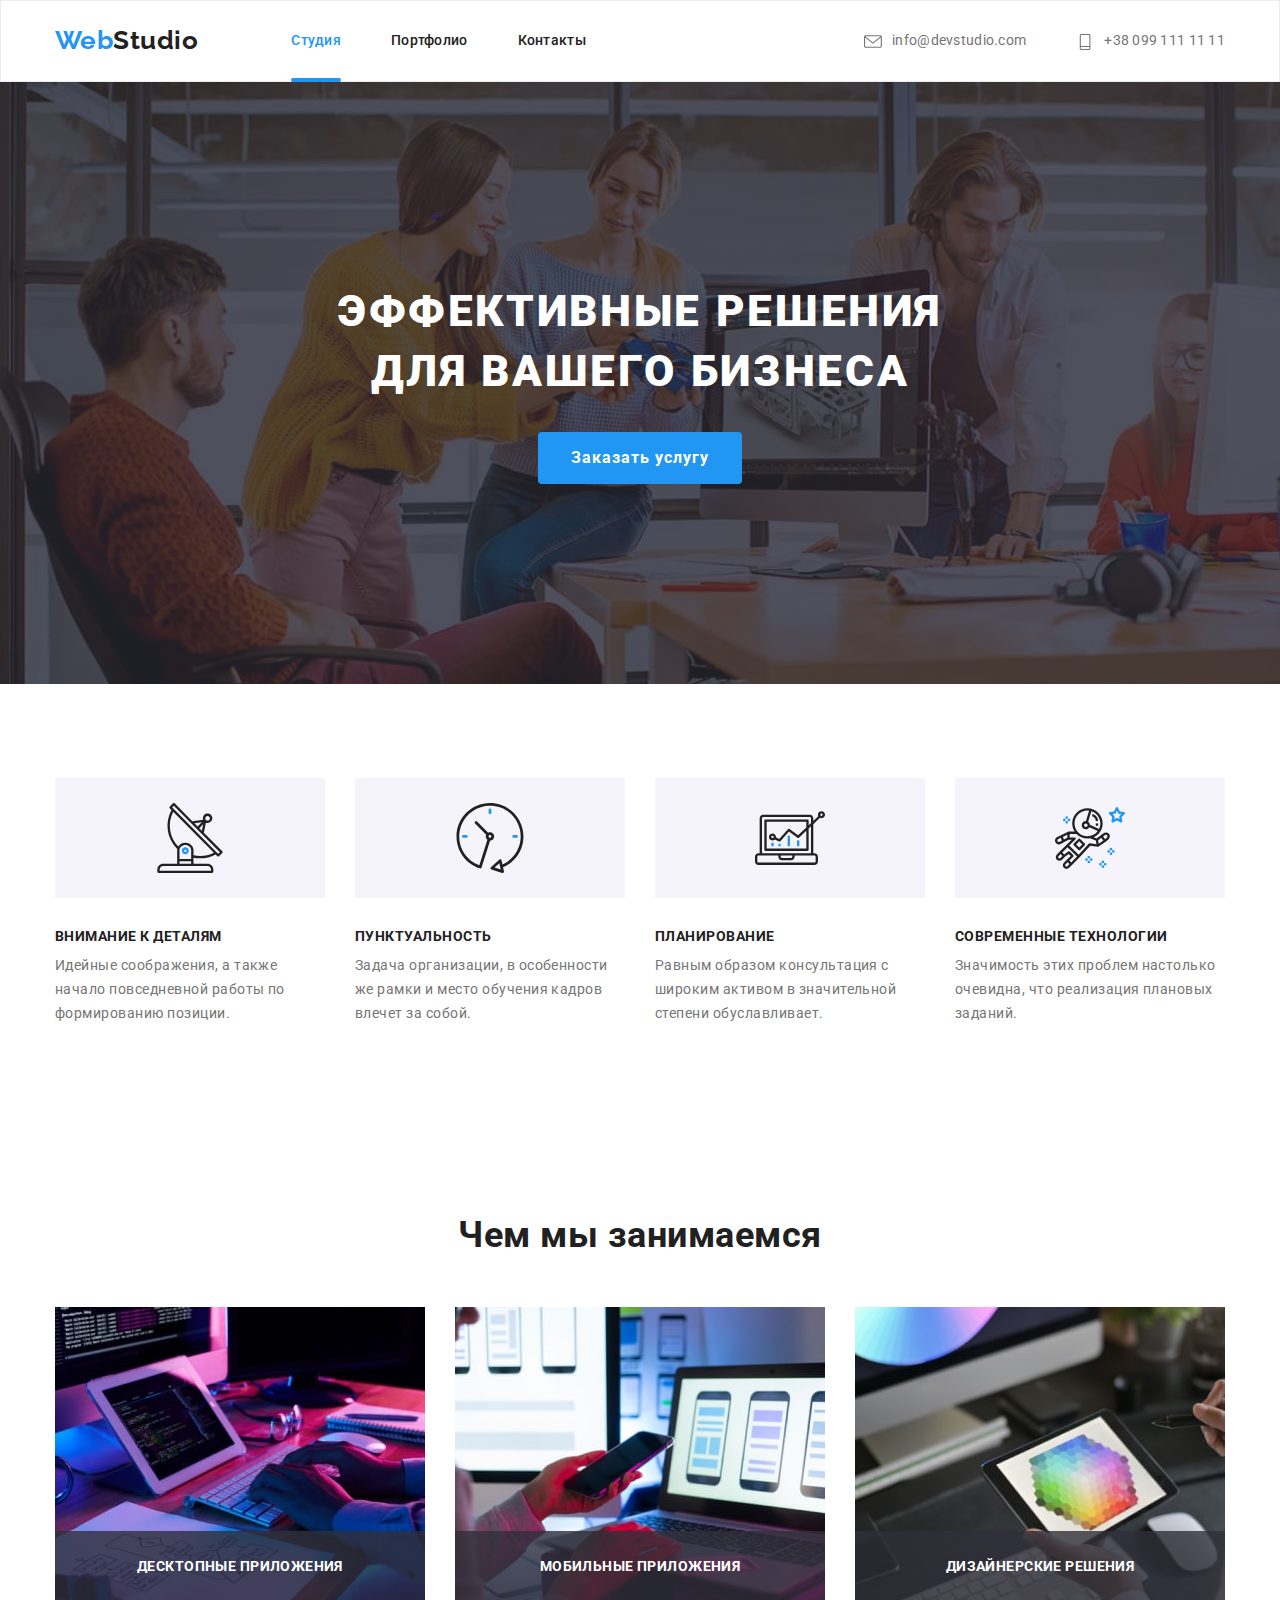
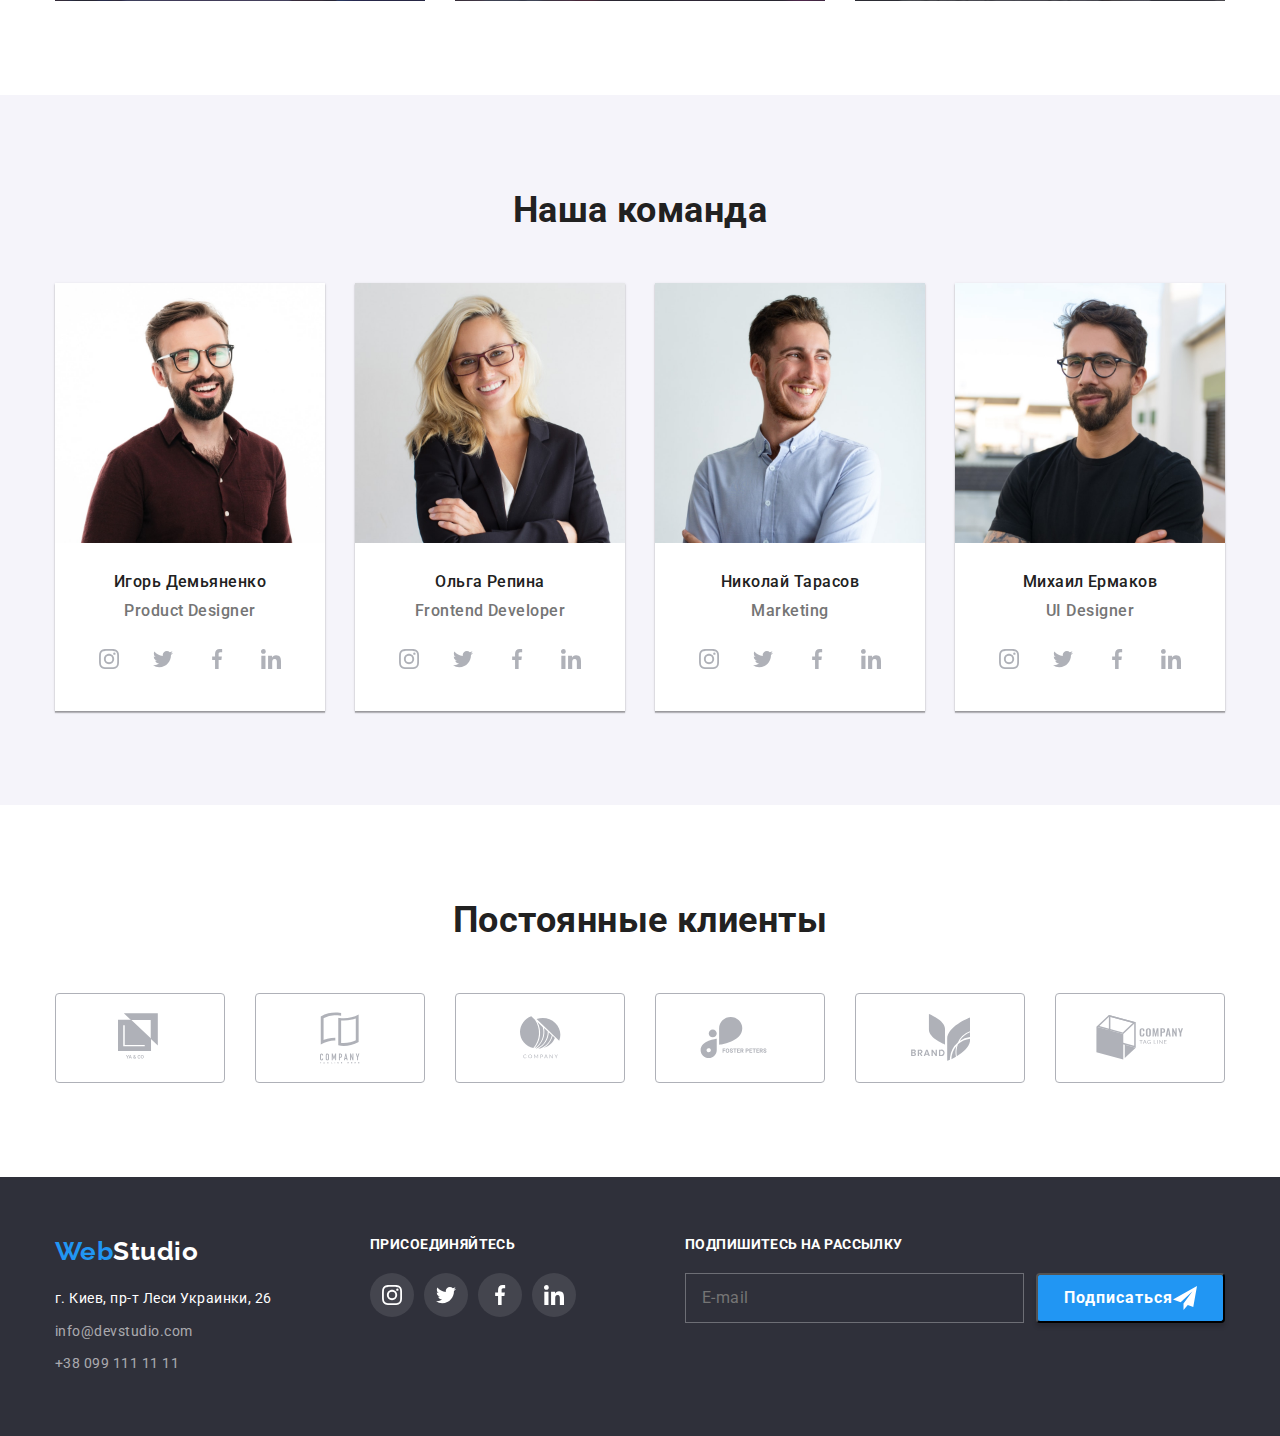
<file: index.html>
<!DOCTYPE html>
<html lang="ru">
  <head>
    <meta name="viewport" content="width=device-width, initial-scale=1.0" />
    <meta charset="UTF-8" />
    <title>Document</title>
    <link href="https://fonts.googleapis.com/css2?family=Raleway:wght@700&family=Roboto:wght@400;500;700;900&display=swap" rel="stylesheet">
    <link rel="stylesheet" href="https://cdnjs.cloudflare.com/ajax/libs/modern-normalize/1.0.0/modern-normalize.min.css">
    <link rel="stylesheet" href="./css/main.min.css">
</head>
   <body>
        <!-- Шапка сайта-->
        <header>
            <div class="container header-container">
            <nav >
            <a href="./index.html" class="logo"><span class="logo-word">Web</span>Studio</a>
            <ul class="site-nav">
                <li> <a href="./index.html" class="link current">Студия</a> </li>
                <li> <a href="./portfolio.html">Портфолио</a> </li>
                <li> <a href="">Контакты</a> </li>
            </ul>
            </nav>
            <address class="header-address-section">
            <ul class="header-site-address">
                <li class="header-site-address-item"> <a href="mailto:info@devstudio.com"> <svg class="header-site-address-svg">
                <use href="./img/sprite.svg#icon-envelope"></use>
                </svg>info@devstudio.com</a>
                </li>
                <li class="header-site-address-item"> <a href="tel:+380991111111"> <svg class="header-site-address-svg">
                    <use href="./img/sprite.svg#icon-phone"></use>
                    </svg>+38 099 111 11 11</a>
                </li> 
            </ul>
            </address>
        </div>
        </header>  
    <main>      
        <!--Герой-->
            <section class="hero">
            <div class="hero-title-button" data-modal-open>
                <h1 class="hero-title">Эффективные решения для вашего бизнеса</h1>
                <button class="button-hero button" type="button">Заказать услугу</button>
            </div>
            </section> 
        <!--Преимущества-->
        <section class="advant padding">
            <div class="container">
                <h2 class="section-title visually-hidden">Наши преимущества</h2>
                <ul class="list-details">
                    <li class="list-details-item satelit">
                        <p class="item-title">Внимание к деталям</p>
                        <p class="item-details">
                            Идейные соображения, а также начало повседневной работы по формированию позиции.
                        </p>
                    </li>
                    <li class="list-details-item clock">
                        <p class="item-title">Пунктуальность</p>
                        <p class="item-details">
                            Задача организации, в особенности же рамки и место обучения кадров влечет за собой.
                        </p>
                    </li>
                    <li class="list-details-item comp">
                        <p class="item-title"> Планирование</p>
                        <p class="item-details">
                            Равным образом консультация с широким активом в значительной степени обуславливает.
                        </p>
                    </li>
                    <li class="list-details-item astronaut">
                        <p class="item-title">Современные технологии</p>
                        <p class="item-details">
                            Значимость этих проблем настолько очевидна, что реализация плановых заданий.
                        </p>
                    </li>
                </ul> 
            </div>    
        </section>  
        <!--Чем мы занимаемся-->
        <section class="todo padding">
            <div class="container">
                <h2 class="section-title">Чем мы занимаемся</h2>
                <ul class="todo-section-list">
                    <li class="todo-list-item">
                        <img src="./img/comp.jpg" alt="ноутбук" width="370" height="294" >
                        <p class="todo-description">десктопные приложения</p>
                        </li>
                    <li class="todo-list-item">
                        <img src="./img/phone.jpg" alt="мобильный телефон" width="370" height="294" >
                        <p class="todo-description">мобильные приложения</p>
                        </li>
                    <li class="todo-list-item">
                        <img src="./img/nout.jpg" alt="компьютерный монитор" width="370" height="294" >
                        <p class="todo-description">дизайнерские решения</p>
                        </li>
                </ul>
            </div>
        </section> 
        <!--Наша команда-->
        <section class="team padding">
            <div class="container">
            <h2 class="section-title">Наша команда</h2>
            <ul class="section-team-list">
                <!--Игорь Демьяненко-->
                <li>
                    <img src="./img/igor.jpg" alt="Фото Игоря" width="270" height="260">
                  <div class="team-detail">
                    <h3 class="name">Игорь Демьяненко</h3> 
                    <p class="todo-profession-name">Product Designer</p> 
                    <ul class="social-links-list">
                        <li class="social-item">
                            <a class="social-link" href=""><svg class="social-item-svg"><use href="./img/sprite.svg#icon-instagram"></use></svg></a>
                        </li>
                        <li class="social-item">
                            <a class="social-link" href=""><svg class="social-item-svg"><use href="./img/sprite.svg#icon-twitter"></use></svg></a>
                        </li>
                        <li class="social-item">
                            <a class="social-link" href=""><svg class="social-item-svg"><use href="./img/sprite.svg#icon-facebook"></use></svg></a>
                        </li>
                        <li class="social-item">
                            <a class="social-link" href=""><svg class="social-item-svg"><use href="./img/sprite.svg#icon-linkedin"></use></svg></a>
                        </li>
                    </ul>
                  </div>
                </li>   
                <!--Ольга Репина-->
                <li>
                    <img src="./img/olha.jpg" alt="Фото Ольги" width="270" height="260">
                  <div class="team-detail">
                    <h3 class="name">Ольга Репина</h3> 
                    <p class="todo-profession-name">Frontend Developer</p>
                    <ul class="social-links-list">
                        <li class="social-item">
                            <a class="social-link" href=""><svg class="social-item-svg"><use href="./img/sprite.svg#icon-instagram"></use></svg></a>
                        </li>
                        <li class="social-item">
                            <a class="social-link" href=""><svg class="social-item-svg"><use href="./img/sprite.svg#icon-twitter"></use></svg></a>
                        </li>
                        <li class="social-item">
                            <a class="social-link" href=""><svg class="social-item-svg"><use href="./img/sprite.svg#icon-facebook"></use></svg></a>
                        </li>
                        <li class="social-item">
                            <a class="social-link" href=""><svg class="social-item-svg"><use href="./img/sprite.svg#icon-linkedin"></use></svg></a>
                        </li>
                    </ul> 
                  </div>
                </li>
                <!--Николай Тарасов-->
                <li>
                    <img src="./img/nick.jpg" alt="Фото Николая" width="270" height="260">
                  <div class="team-detail">
                    <h3 class="name">Николай Тарасов</h3> 
                    <p class="todo-profession-name">Marketing</p>
                    <ul class="social-links-list">
                        <li class="social-item">
                            <a class="social-link" href=""><svg class="social-item-svg"><use href="./img/sprite.svg#icon-instagram"></use></svg></a>
                        </li>
                        <li class="social-item">
                            <a class="social-link" href=""><svg class="social-item-svg"><use href="./img/sprite.svg#icon-twitter"></use></svg></a>
                        </li>
                        <li class="social-item">
                            <a class="social-link" href=""><svg class="social-item-svg"><use href="./img/sprite.svg#icon-facebook"></use></svg></a>
                        </li>
                        <li class="social-item">
                            <a class="social-link" href=""><svg class="social-item-svg"><use href="./img/sprite.svg#icon-linkedin"></use></svg></a>
                        </li>
                    </ul> 
                  </div>
                </li>
                <!--Михаил Ермаков-->
                <li>
                    <img src="./img/mikha.jpg" alt="Фото Михаила" width="270" height="260">
                  <div class="team-detail">
                    <h3 class="name">Михаил Ермаков</h3> 
                    <p class="todo-profession-name">UI Designer</p>
                    <ul class="social-links-list">
                        <li class="social-item">
                            <a class="social-link" href=""><svg class="social-item-svg"><use href="./img/sprite.svg#icon-instagram"></use></svg></a>
                        </li>
                        <li class="social-item">
                            <a class="social-link" href=""><svg class="social-item-svg"><use href="./img/sprite.svg#icon-twitter"></use></svg></a>
                        </li>
                        <li class="social-item">
                            <a class="social-link" href=""><svg class="social-item-svg"><use href="./img/sprite.svg#icon-facebook"></use></svg></a>
                        </li>
                        <li class="social-item">
                            <a class="social-link" href=""><svg class="social-item-svg"><use href="./img/sprite.svg#icon-linkedin"></use></svg></a>
                        </li>
                    </ul> 
                  </div>
                </li>
            </ul>
        </div>
        </section>
    <!--Постоянные клиенты-->   
    <section class="clients padding">
        <div class="container">
        <h2 class="section-title">Постоянные клиенты</h2>
        <ul class="clients-list">
        <li class="clients-item" >
            <a class="clients-link" href=""><svg height="49" width="44" class="clients-svg">
                <use href="./img/sprite.svg#icon-logo1"></use>
                </svg></a>
        </li>
        <li class="clients-item">
            <a class="clients-link" href=""><svg height="52" width="40" class="clients-svg-svg">
                <use href="./img/sprite.svg#icon-logo2"></use>
                </svg></a>
        </li>
        <li class="clients-item">
            <a class="clients-link" href=""><svg height="43" width="41" class="clients-svg-svg">
                <use href="./img/sprite.svg#icon-logo3"></use>
                </svg></a>
        </li>
        <li class="clients-item">
            <a class="clients-link" href=""><svg height="42" width="80" class="sclients-svg-svg">
                <use href="./img/sprite.svg#icon-logo4"></use>
                </svg></a>
        </li>
        <li class="clients-item">
            <a class="clients-link" href=""><svg height="47" width="59" class="clients-svg-svg">
                <use href="./img/sprite.svg#icon-logo5"></use>
                </svg></a>
        </li>
        <li class="clients-item">
            <a class="clients-link" href=""><svg height="45" width="88" class="clients-svg-svg">
                <use href="./img/sprite.svg#icon-logo6"></use>
                </svg></a>
        </li>
        </ul>
        </div>
    </section> 
    </main>
    <!--Футер-->
    <footer>
        <!--Контакты--> 
        <div class="container footer">
        <section class="footer-item">
            <a href="./index.html" class="logo-footer"><span class="logo-word">Web</span>Studio</a>
            <address>
                <ul>
                    <li> <a class="post-adres" href="https://goo.gl/maps/D4XhYS7F7ok1xjH3A"> г. Киев, пр-т Леси Украинки, 26</a>
                      
                    </li>
                    <li> <a class="contact-us" href="mailto:info@devstudio.com">info@devstudio.com</a>

                    </li>
                    <li > <a class="contact-us" href="tel:+380991111111">+38 099 111 11 11</a>
                    </li>
                </ul>
            </address>
        </section>
           <!--Присоединяйтесь-->
        <section class="footer-item">
            <h2 class="footer-link-title">Присоединяйтесь</h2>
            <ul class="social-links-list">
                <li class="social-item">
                    <a class="social-link" href=""><svg class="social-item-svg"><use href="./img/sprite.svg#icon-instagram"></use></svg></a>
                </li>
                <li class="social-item">
                    <a class="social-link" href=""><svg class="social-item-svg"><use href="./img/sprite.svg#icon-twitter"></use></svg></a>
                </li>
                <li class="social-item">
                    <a class="social-link" href=""><svg class="social-item-svg"><use href="./img/sprite.svg#icon-facebook"></use></svg></a>
                </li>
                <li class="social-item">
                    <a class="social-link" href=""><svg class="social-item-svg"><use href="./img/sprite.svg#icon-linkedin"></use></svg></a>
                </li>
            </ul>
        </section>
        <!-- Подписывайтесь -->
        <section class="footer-item sign">
            <h2 class="footer-link-title">Подпишитесь на рассылку</h2>  
            <form action="" class="footer-sign-form">
                <input type="email" class="sign-form-input" name="mail" placeholder="E-mail">
                <button type="submit" class="sign-button"> Подписаться <svg class="send-item-svg" height="24" width="24" ><use href="./img/sprite.svg#icon-send"></use></svg></button>
            </form>
        </section>
    </div>
    </footer>
    <div class="backdrop is-hidden" data-modal>
    <div class="modal">
        <button class="close" data-modal-close>
        <svg class="cross">
            <use href="./img/sprite.svg#icon-close"></use>
        </svg>
        </button>
        <form class="form" action="">
            <h3 class="form-title">Оставьте свои данные, мы вам перезвоним</h3>
            <div class="form-field">
                <label for="name" class="form-lable">Имя</label>
            <div class="input-svg">
                <input type="text" class="form-input" name="name" id="name"> 
                <svg class="form-item-svg" height="12" width="12" ><use href="./img/sprite.svg#modalname"></use></svg>
            </div>
            </div>
            <div class="form-field">
                <label for="tel" class="form-lable">Телефон</label>
                <div class="input-svg">
                <input type="tel" class="form-input" name="tel" id="tel">
                <svg class="form-item-svg" height="12" width="12" ><use href="./img/sprite.svg#modaltel"></use></svg>
            </div>
            </div>
            <div class="form-field">
                <label for="mail" class="form-lable">Почта</label>
            <div class="input-svg">
                <input type="email" class="form-input" name="mail" id="mail">
                <svg class="form-item-svg" height="12" width="12" ><use href="./img/sprite.svg#modalmeil"></use></svg>
            </div>
            </div>
            <div class="form-field">
                <label for="coment" class="form-lable">Комментарий</label>
                <textarea name="coment" id="coment" class="coment-input" placeholder="Введите текст"></textarea>
            </div>
            <input type="checkbox" name="agreement" id="agreement" value="agreement" class="chackbox visually-hidden">
            <label for="agreement" class="agreement-text">Соглашаюсь с рассылкой и принимаю <a class="contract" href="">Условия договора</a> </label>
            <button type="submit" class="submit-button">Отправить</button>
        </form>
    </div>
    </div>
    <script src="./js/modal.js"></script>        
    </body> 
  </html>
</file>
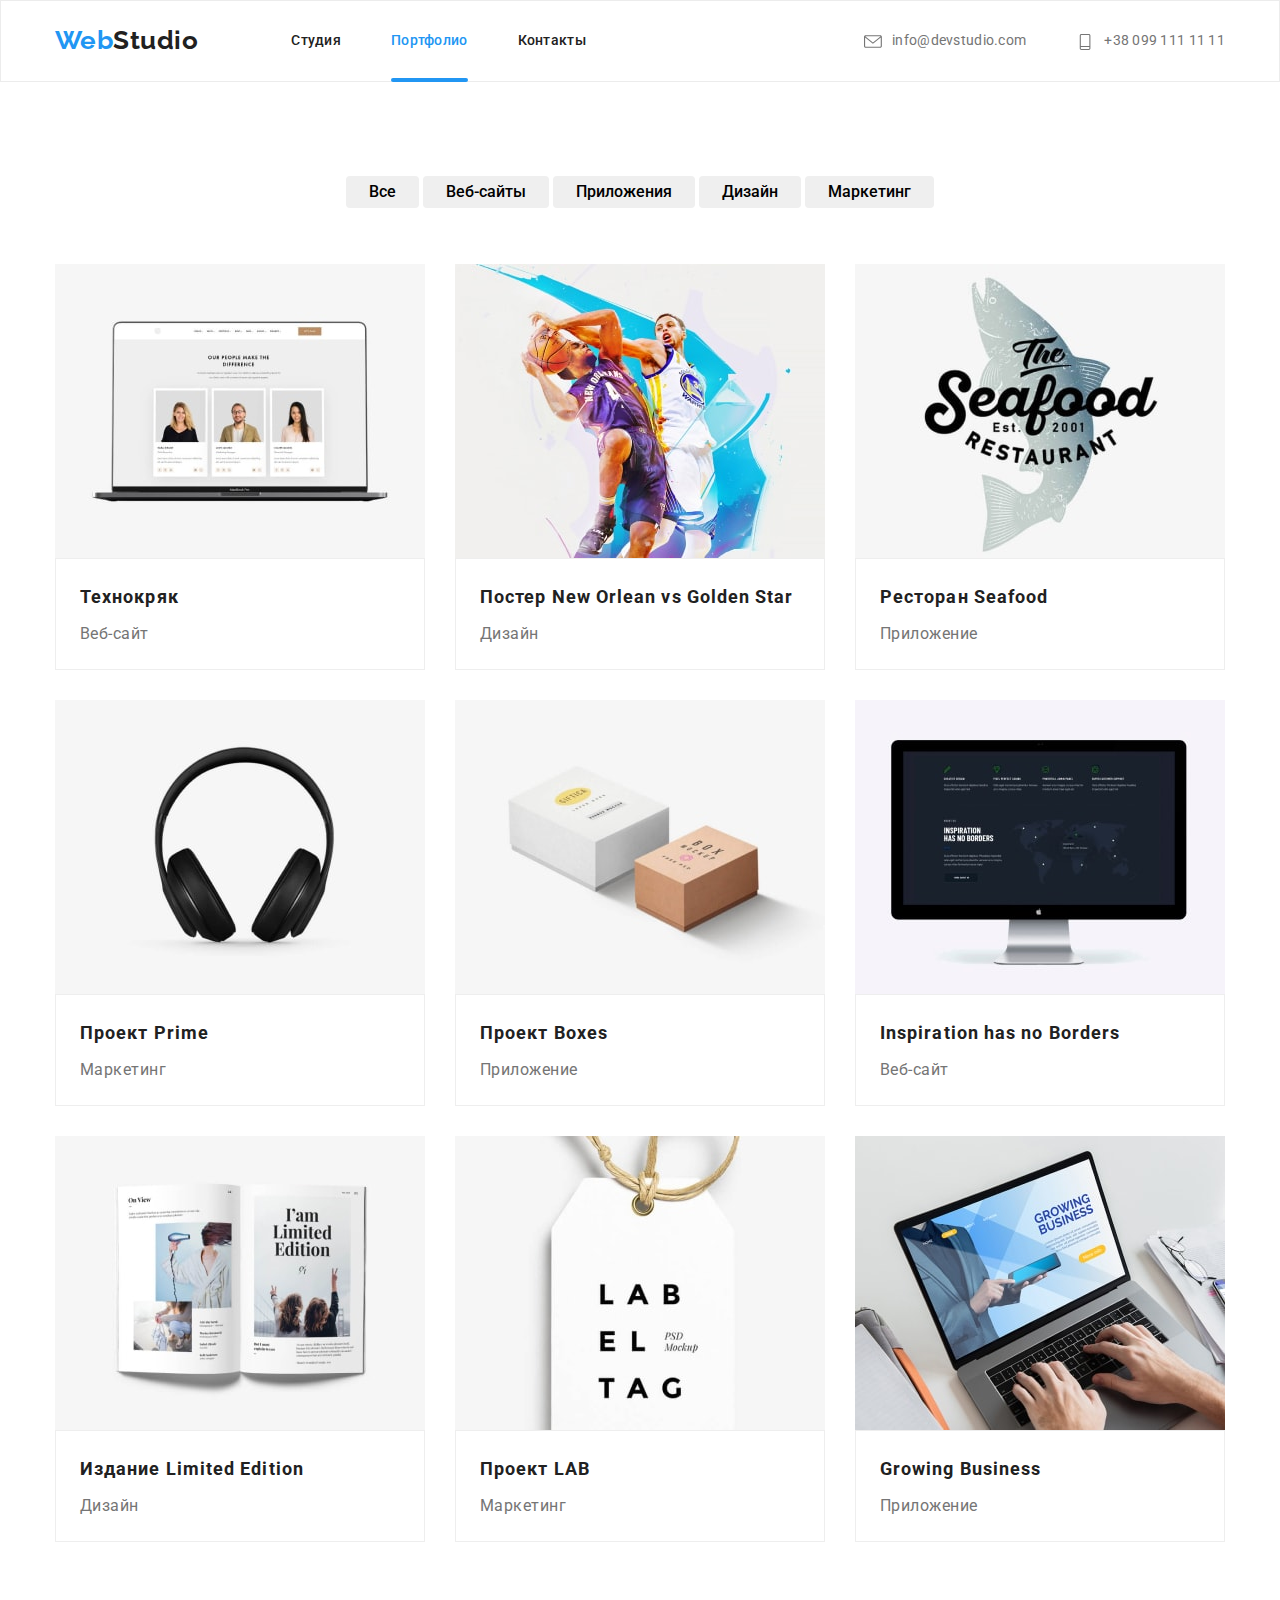
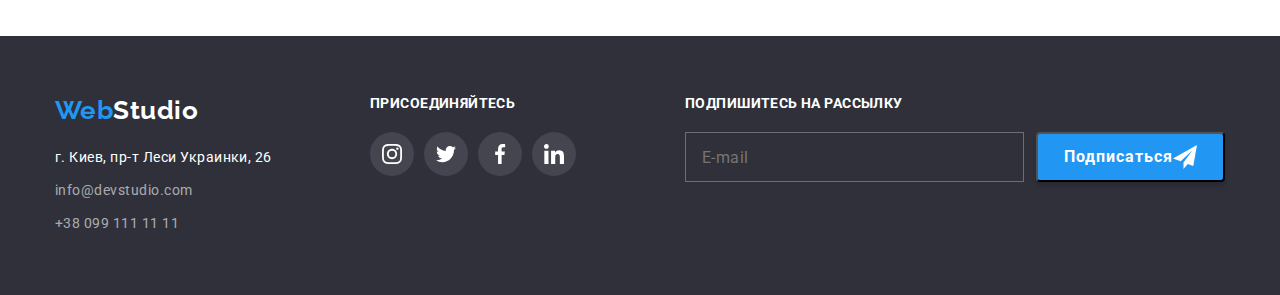
<file: portfolio.html>
<!DOCTYPE html>
<html lang="ru">
<head>
    <meta charset="UTF-8">
    <meta name="viewport" content="width=device-width, initial-scale=1.0">
    <title>Portfolio</title>
    <link href="https://fonts.googleapis.com/css2?family=Raleway:wght@700&family=Roboto:wght@400;500;700;900&display=swap" rel="stylesheet">
    <link rel="stylesheet" href="https://cdnjs.cloudflare.com/ajax/libs/modern-normalize/1.0.0/modern-normalize.min.css">
    <link rel="stylesheet" href="./css/portfolio.min.css">
</head>
<body>
    <!-- Шапка сайта-->
    <header>
        <div class="container header-container">
        <nav>
        <a href="./index.html" class="logo"><span class="logo-word">Web</span>Studio</a>
        <ul class="site-nav">
            <li> <a href="./index.html">Студия</a> </li>
            <li> <a href="./portfolio.html" class="link current">Портфолио</a> </li>
            <li> <a href="">Контакты</a> </li>
        </ul>
        </nav>
        <address class="header-address-section">
        <ul class="header-site-address">
          <li class="header-site-address-item"> <a href="mailto:info@devstudio.com"> <svg class="header-site-address-svg">
            <use href="./img/sprite.svg#icon-envelope"></use>
            </svg>info@devstudio.com</a>
            </li>
            <li class="header-site-address-item"> <a href="tel:+380991111111"> <svg class="header-site-address-svg">
                <use href="./img/sprite.svg#icon-phone"></use>
                </svg>+38 099 111 11 11</a>
            </li> 
        </ul>
        </address>
    </div>
    </header>  
<main>
    <!--Типы проектов-->
    <section class="example padding">
        <div class="container">
        <h1 class="visually-hidden">Примеры работ</h1>
        <ul class="button-list">
            <li><button class="button" type="button">Все</button></li>
            <li><button class="button" type="button">Веб-сайты</button></li>
            <li><button class="button" type="button">Приложения</button></li>
            <li><button class="button" type="button">Дизайн</button></li>
            <li><button class="button" type="button">Маркетинг</button></li>
        </ul>
        <ul class="exampel-list">
            <!--Технокряк-->
            <li> <a href="">
              <div class="lists">
                <img src="./img/img1.jpg" alt="Страничка из соц сетей" width="370">
                <p class="overlay">Технокряк это современная площадка распространения коронавируса. Компании используют эту платформу для цифрового шпионажа и атак на защищённые сервера конкурентов.</p>
              </div>
                <div class="card-description">
                <h2 class="example-title">Технокряк</h2>
                <p class="example-type">Веб-сайт</p>
              </div>
               </a>
            </li>
            <!--Постер-->
            <li> <a href="">
              <div class="lists">
                <img src="./img/img2.jpg" alt="Баскетболисты" width="370">
                <p class="overlay">Технокряк это современная площадка распространения коронавируса. Компании используют эту платформу для цифрового шпионажа и атак на защищённые сервера конкурентов.</p>
              </div>
              <div class="card-description">
                <h2 class="example-title">Постер New Orlean vs Golden Star</h2>
                <p class="example-type">Дизайн</p> 
              </div> 
            </a>
            </li>
            <!--Ресторан-->
            <li> <a href="">
              <div class="lists">
                <img src="./img/img3.jpg" alt="Логтип ресторана" width="370">
                <p class="overlay">Технокряк это современная площадка распространения коронавируса. Компании используют эту платформу для цифрового шпионажа и атак на защищённые сервера конкурентов.</p>
              </div>
              <div class="card-description">
                <h2 class="example-title">Ресторан Seafood</h2>
                <p class="example-type">Приложение</p> 
              </div>
            </a>
            </li>
            <!--Прайм-->
            <li> <a href="">
              <div class="lists">
                <img src="./img/img4.jpg" alt="Наушники" width="370">
                <p class="overlay">Технокряк это современная площадка распространения коронавируса. Компании используют эту платформу для цифрового шпионажа и атак на защищённые сервера конкурентов.</p>    
              </div>
              <div class="card-description"> 
                <h2 class="example-title">Проект Prime</h2>
                <p class="example-type">Маркетинг</p> 
              </div>
            </a>
            </li>
            <!--Коробки-->
            <li> <a href="">
              <div class="lists">
                <img src="./img/img5.jpg" alt="Две коробки" width="370">
                <p class="overlay">Технокряк это современная площадка распространения коронавируса. Компании используют эту платформу для цифрового шпионажа и атак на защищённые сервера конкурентов.</p>
              </div>
              <div class="card-description">
                <h2 class="example-title">Проект Boxes</h2>
                <p class="example-type">Приложение</p> 
              </div>
            </a>
            </li>
            <!--Вдохновение-->
            <li> <a href="">
              <div class="lists">
                <img src="./img/img6.jpg" alt="Монитор" width="370">
                <p class="overlay">Технокряк это современная площадка распространения коронавируса. Компании используют эту платформу для цифрового шпионажа и атак на защищённые сервера конкурентов.</p>
              </div>
              <div class="card-description">
                <h2 class="example-title">Inspiration has no Borders</h2>
                <p class="example-type">Веб-сайт</p> 
              </div>
            </a>
            </li>
            <!--Издание-->
            <li> <a href="">
              <div class="lists">
                <img src="./img/img7.jpg" alt="Открытый журнал" width="370">
                <p class="overlay">Технокряк это современная площадка распространения коронавируса. Компании используют эту платформу для цифрового шпионажа и атак на защищённые сервера конкурентов.</p>
              </div>
              <div class="card-description">
                <h2 class="example-title">Издание Limited Edition</h2>
                <p class="example-type">Дизайн</p> 
              </div>
            </a>
            </li>
            <!--Лаб-->
            <li> <a href="">
              <div class="lists">
                <img src="./img/img8.jpg" alt="Бирка" width="370">
                <p class="overlay">Технокряк это современная площадка распространения коронавируса. Компании используют эту платформу для цифрового шпионажа и атак на защищённые сервера конкурентов.</p>
              </div>
              <div class="card-description">
                <h2 class="example-title">Проект LAB</h2>
                <p class="example-type">Маркетинг</p> 
              </div>
            </a>
            </li>
            <!--Бизнес-->
            <li> <a href="">
              <div class="lists">
                <img src="./img/img9.jpg" alt="Ноутбук" width="370">
                <p class="overlay">Технокряк это современная площадка распространения коронавируса. Компании используют эту платформу для цифрового шпионажа и атак на защищённые сервера конкурентов.</p>
              </div>
              <div class="card-description">
                <h2 class="example-title">Growing Business</h2>
                <p class="example-type">Приложение</p> 
              </div> </a>
            </li>
        </ul>
    </div>
    </section>
</main>
   <!--Футер-->
   <footer>
    <!--Контакты--> 
    <div class="container footer">
    <section class="footer-item">
        <a href="./index.html" class="logo-footer"><span class="logo-word">Web</span>Studio</a>
            <address>
            <ul>
                <li> <a class="post-adres" href="https://goo.gl/maps/D4XhYS7F7ok1xjH3A"> г. Киев, пр-т Леси Украинки, 26</a>
                  
                </li>
                <li> <a class="contact-us" href="mailto:info@devstudio.com">info@devstudio.com</a>

                </li>
                <li > <a class="contact-us" href="tel:+380991111111">+38 099 111 11 11</a>
                </li>
            </ul>
        </address>
    </section>
      <!--Присоединяйтесь-->
      <section class="footer-item">
        <h2 class="footer-link-title">Присоединяйтесь</h2>
        <ul class="social-links-list">
            <li class="social-item">
                <a class="social-link" href=""><svg class="social-item-svg"><use href="./img/sprite.svg#icon-instagram"></use></svg></a>
            </li>
            <li class="social-item">
                <a class="social-link" href=""><svg class="social-item-svg"><use href="./img/sprite.svg#icon-twitter"></use></svg></a>
            </li>
            <li class="social-item">
                <a class="social-link" href=""><svg class="social-item-svg"><use href="./img/sprite.svg#icon-facebook"></use></svg></a>
            </li>
            <li class="social-item">
                <a class="social-link" href=""><svg class="social-item-svg"><use href="./img/sprite.svg#icon-linkedin"></use></svg></a>
            </li>
        </ul>
    </section>
    <!-- Подписывайтесь -->
    <section class="footer-item sign">
      <h2 class="footer-link-title">Подпишитесь на рассылку</h2>  
      <form action="" class="footer-sign-form">
          <input type="email" class="sign-form-input" name="mail" placeholder="E-mail">
          <button type="submit" class="sign-button">Подписаться <svg class="send-item-svg" height="24" width="24" ><use href="./img/sprite.svg#icon-send"></use></svg></button>
      </form>
  </section>
</div>
</footer>
    
</body>
</html>
</file>
<file: css/main.min.css>
*,*::before,*::after{margin:0;padding:0}img{display:block}body{margin:0;background-color:#FFFFFF;color:#757575;font-family:'Roboto', sans-serif;letter-spacing:0.03em}ul{list-style:none;padding:0;margin:0}a{color:#212121;text-decoration:none;transition:all 250ms linear}a:hover,a:focus{color:#2196F3}.button{font-family:'Roboto', sans-serif;font-size:16px;font-weight:500;text-align:center;border-radius:4px;padding:6px 22px;min-width:73px;border:1px solid transparent;cursor:pointer;font-weight:500;transition:all 250ms cubic-bezier(0.4, 0, 0.2, 1)}.button:hover,.button:focus{color:#fff;background-color:#2196F3}h3{font-weight:700;font-size:14px;line-height:1.14;text-transform:uppercase}.visually-hidden{position:absolute !important;clip:rect(1px 1px 1px 1px);clip:rect(1px, 1px, 1px, 1px);padding:0 !important;border:0 !important;height:1px !important;width:1px !important;overflow:hidden}.section-title{font-size:36px;line-height:1.22;margin-bottom:50px}.section-title,.name{color:#212121;text-align:center;margin-top:0}.container{width:1200px;padding-left:15px;padding-right:15px;margin-left:auto;margin-right:auto}.logo{font-size:26px;line-height:1.19;font-weight:700;font-family:'Raleway', sans-serif;color:#212121;margin-right:93px}.logo-word{color:#2196F3}.backdrop{position:fixed;top:0;left:0;height:100%;width:100%;background-color:rgba(0,0,0,0.2);transition:1s linear}.modal{display:block;width:100%;max-width:528px;height:581px;background-color:#fff;position:absolute;left:50%;top:21%;transform:translateX(-50%) scale(1);transition:0.7s steps(3, end)}.modal .close{display:flex;position:absolute;fill:#212121;padding:0;width:30px;height:30px;background-color:#fff;border:1px solid rgba(0,0,0,0.1);border-radius:50%;margin-top:8px;right:10px;align-items:center;justify-content:center;outline:none}.cross{width:18px;height:18px;cursor:pointer}.cross:hover,.cross:focus{fill:#2196F3;outline:none}.is-hidden{visibility:hidden;opacity:0;pointer-events:none}.is-hidden .modal{transform:translateX(-50%) scale(0.5)}.form{padding:40px}.form-field{display:flex;flex-direction:column;margin-bottom:10px;margin-top:18px}.form-lable{font-family:Roboto;font-size:12px;line-height:1.16;letter-spacing:0.01em;color:#757575;margin-bottom:4px}.form-title{margin-bottom:12px;font-weight:bold;font-size:20px;line-height:1.15;text-align:center;letter-spacing:0.03em;color:#212121;text-transform:none}.form-input{height:40px;padding-left:42px;width:100%;border:1px solid rgba(33,33,33,0.2);border-radius:4px;transition:all 250ms cubic-bezier(0.4, 0, 0.2, 1)}.form-input:hover,.form-input:focus{outline:none;box-shadow:0px 1px 3px rgba(0,0,0,0.12),0px 1px 1px rgba(0,0,0,0.14),0px 2px 1px rgba(0,0,0,0.2);border-radius:4px;border-color:#2196F3}.coment-input{height:120px;padding:12px 16px;resize:none;width:100%;border:1px solid rgba(33,33,33,0.2);border-radius:4px;transition:all 250ms cubic-bezier(0.4, 0, 0.2, 1)}.coment-input:hover,.coment-input:focus{outline:none;box-shadow:0px 1px 3px rgba(0,0,0,0.12),0px 1px 1px rgba(0,0,0,0.14),0px 2px 1px rgba(0,0,0,0.2);border-radius:4px;border-color:#2196F3}.form-input:focus+.form-item-svg,.form-input:hover+.form-item-svg{fill:#2196F3;transition:all 250ms cubic-bezier(0.4, 0, 0.2, 1)}.form-item-svg{display:block;fill:#212121;position:absolute;left:15px;top:50%;transform:translateY(-50%)}.input-svg{position:relative;width:auto}.contract{text-decoration-line:underline;color:#2196F3}.agreement-text{font-size:14px;line-height:1.71;letter-spacing:0.03em}.agreement-text::before{content:"";display:inline-block;height:16px;width:15px;border:2px solid #212121;border-radius:2px;margin-right:8.38px}.chackbox:checked+.agreement-text::before{border-color:#2196F3;background-image:url(../img/check.svg);background-position:center}.submit-button{display:block;background-color:#2196F3;color:#fff;height:50px;width:200px;text-align:center;font-weight:700;font-size:16px;line-height:1.875;text-align:center;letter-spacing:0.06em;margin-right:auto;margin-left:auto;margin-top:30px}header{border:1px solid #ECECEC;padding-bottom:25px;padding-top:24px}.site-nav a{color:#212121;font-weight:500}.site-nav li{display:block;margin-right:50px}.site-nav li:last-child{margin-right:0}.header-site-address a{color:#757575;font-style:normal}.site-nav a,.header-site-address a{font-size:14px;line-height:1.14;letter-spacing:0.02em;transition:all 250ms cubic-bezier(0.4, 0, 0.2, 1)}.site-nav a:hover,.site-nav a:focus,.header-site-address a:hover,.header-site-address a:focus{color:#2196F3}.site-nav .link.current{color:#2196F3}.current{position:relative}.current::after{content:"";display:block;background-color:#2196F3;border-color:#2196F3;border-radius:2px;width:100%;height:4px;margin-top:28px;position:absolute}.site-nav,nav,.header-site-address,.header-address-section{display:inline-flex;align-items:center;justify-items:center}nav{justify-content:flex-start;align-items:center}.header-address-section{justify-content:flex-end;margin-left:auto}.header-container{align-items:center;display:flex}.header-site-address-item:not(:last-child){margin-right:50px}.header-site-address-svg{height:16px;width:18px;fill:currentColor;vertical-align:middle;margin-right:10px}.button-hero{font-weight:700;line-height:1.6;background-color:#2196F3;color:#fff;text-align:center;letter-spacing:0.06em;line-height:1.875;border-radius:4px;padding:10px 32px;min-width:200px}.hero{background-color:#757575;text-align:center;padding-top:200px;padding-bottom:200px;background-image:linear-gradient(rgba(47,48,58,0.4), rgba(47,48,58,0.4)),url(../img/Overlayoverlay.png),url(../img/Background.jpg);max-width:1600px;background-size:cover;margin-left:auto;margin-right:auto}.hero-title{color:#fff;text-transform:uppercase;text-align:center;font-style:normal;font-weight:900;font-size:44px;line-height:1.36;letter-spacing:0.06em;margin-top:0;margin-bottom:30px}.hero-title-button{max-width:696px;text-align:center;margin-left:auto;margin-right:auto}.item-title{font-weight:700;text-transform:uppercase;color:#212121;font-size:14px;margin-bottom:10px}.item-details{font-size:14px;line-height:1.71}.name,.todo-profession-name{font-weight:500;font-size:16px;line-height:1.18;text-align:center;text-transform:none}.advant{padding-bottom:0px}.list-details{display:flex;justify-content:space-between}.list-details li{width:270px}.list-details p{margin-top:0;text-align:left}.list-details-item::before{display:block;content:'';height:120px;background-color:#F5F4FA;margin-bottom:30px;background-repeat:no-repeat;background-position:center}.satelit::before{background-image:url(../img/antenna.svg);background-repeat:no-repeat;background-position:center}.clock::before{background-image:url(../img/clock.svg);background-repeat:no-repeat;background-position:center}.comp::before{background-image:url(../img/diagram.svg);background-repeat:no-repeat;background-position:center}.astronaut::before{background-image:url(../img/astronaut.svg);background-repeat:no-repeat;background-position:center}footer{background-color:#2F303A;padding-top:60px;padding-bottom:60px}footer .social-link{background-color:rgba(255,255,255,0.1)}footer .social-item-svg{fill:#fff}footer .social-links-list{justify-content:left}.footer{display:flex;justify-content:space-between}.footer-link-title{font-weight:700;font-size:14px;line-height:1.14;letter-spacing:0.03em;text-transform:uppercase;color:#fff;margin-bottom:20px}.footer-item li:not(:last-child){margin-bottom:9px}.footer-item:last-child{min-width:540px}.footer-item:not(:last-child){margin-right:30px}.footer-sign-form{display:flex}.footer-item{width:270px}.logo-footer{color:#fff;font-family:'Raleway', sans-serif;font-weight:700;font-size:26px;display:block;margin-top:0;margin-bottom:20px}.post-adres{font-size:14px;line-height:1.7;color:#fff}.contact-us{font-size:14px;line-height:1.7;color:rgba(255,255,255,0.6)}.join{font-weight:700;font-size:14px;line-height:1.14;text-transform:uppercase;color:#fff}address{font-style:normal}.padding{padding-top:94px;padding-bottom:94px}.sign-button{height:50px;width:200px;background-color:#2196F3;box-shadow:0px 4px 4px rgba(0,0,0,0.15);border-radius:4px;color:#fff;font-weight:700;font-size:16px;line-height:1.875;letter-spacing:0.06em;fill:#fff;display:flex;align-items:center;justify-content:center}.sign-button:hover,.sign-button:focus{background-color:#fff;color:#2196F3;fill:#2196F3}.send-item-svg{fill:currentColor}.send-item-svg:hover,.send-item-svg:focus{fill:#2196F3}.sign-form-input{height:50px;width:358px;margin-right:12px;background:#2F303A;border:1px solid rgba(255,255,255,0.3);padding-left:16px;font-size:16px;line-height:1.25;letter-spacing:0.03em;color:rgba(255,255,255,0.6)}.todo-profession-name{margin-top:10px}.todo-section-list{display:flex}.todo-section-list li{width:370px}.todo-section-list li:not(:last-child){margin-right:30px}.todo-list-item{position:relative}.todo-description{display:flex;position:absolute;bottom:0px;font-weight:700;font-size:14px;line-height:1.14px;text-align:center;letter-spacing:0.03em;text-transform:uppercase;color:#fff;background:rgba(47,48,58,0.8);height:70px;width:100%;align-items:center;justify-content:center}.section-team-list{display:flex}.section-team-list>li{width:270px;background-color:#fff;box-shadow:0px 1px 3px rgba(0,0,0,0.12),0px 1px 1px rgba(0,0,0,0.14),0px 2px 1px rgba(0,0,0,0.2)}.section-team-list>li:not(:last-child){margin-right:30px}.team{background-color:#F5F4FA}.team-detail{text-align:center;padding-top:30px;padding-bottom:30px}.social-item-svg{height:20px;width:20px;vertical-align:middle}.social-links-list{display:flex;justify-content:center;margin-top:16px}.social-item:not(:last-child){margin-right:10px}.social-link{display:flex;align-items:center;justify-content:center;background-color:#fff;width:44px;height:44px;background-size:44px;border-radius:50%;fill:#AFB1B8;transition:all 250ms cubic-bezier(0.4, 0, 0.2, 1)}.social-link:hover,.social-link:focus{fill:#fff;background-color:#2196F3}.clients-list{display:flex;align-items:center;justify-content:center}.clients-link{display:flex;display:flex;align-items:center;justify-content:center;fill:#AFB1B8;border:1px solid #AFB1B8;border-radius:4px;width:170px;height:90px;transition:all 250ms linear}.clients-link:hover,.clients-link:focus{fill:#2196F3;border:1px solid #2196F3}.clients-item:not(:last-child){margin-right:30px}
/*# sourceMappingURL=main.min.css.map */
</file>
<file: css/portfolio.min.css>
*,*::before,*::after{margin:0;padding:0}img{display:block}body{margin:0;background-color:#FFFFFF;color:#757575;font-family:'Roboto', sans-serif;letter-spacing:0.03em}ul{list-style:none;padding:0;margin:0}a{color:#212121;text-decoration:none;transition:all 250ms linear}a:hover,a:focus{color:#2196F3}.button{font-family:'Roboto', sans-serif;font-size:16px;font-weight:500;text-align:center;border-radius:4px;padding:6px 22px;min-width:73px;border:1px solid transparent;cursor:pointer;font-weight:500;transition:all 250ms cubic-bezier(0.4, 0, 0.2, 1)}.button:hover,.button:focus{color:#fff;background-color:#2196F3}h3{font-weight:700;font-size:14px;line-height:1.14;text-transform:uppercase}.visually-hidden{position:absolute !important;clip:rect(1px 1px 1px 1px);clip:rect(1px, 1px, 1px, 1px);padding:0 !important;border:0 !important;height:1px !important;width:1px !important;overflow:hidden}.section-title{font-size:36px;line-height:1.22;margin-bottom:50px}.section-title,.name{color:#212121;text-align:center;margin-top:0}.container{width:1200px;padding-left:15px;padding-right:15px;margin-left:auto;margin-right:auto}.logo{font-size:26px;line-height:1.19;font-weight:700;font-family:'Raleway', sans-serif;color:#212121;margin-right:93px}.logo-word{color:#2196F3}.site-nav a{color:#212121;font-weight:500}.site-nav li{display:block;margin-right:50px}.site-nav li:last-child{margin-right:0}.site-nav a{font-size:14px;line-height:1.14;letter-spacing:0.02em;transition:all 250ms cubic-bezier(0.4, 0, 0.2, 1)}.site-nav a:hover,.site-nav a:focus{color:#2196F3}.site-nav .link.current{color:#2196F3}.current{position:relative}.current::after{content:"";display:block;background-color:#2196F3;border-color:#2196F3;border-radius:2px;width:100%;height:4px;margin-top:28px;position:absolute}.site-nav,nav{display:inline-flex;align-items:center;justify-items:center}nav{justify-content:flex-start;align-items:center}header{border:1px solid #ECECEC;padding-bottom:25px;padding-top:24px}.header-site-address a{color:#757575;font-style:normal;font-size:14px;line-height:1.14;letter-spacing:0.02em;transition:all 250ms cubic-bezier(0.4, 0, 0.2, 1)}.header-site-address a:hover,.header-site-address a:focus{color:#2196F3}.header-site-address-item:not(:last-child){margin-right:50px}.header-site-address-svg{height:16px;width:18px;fill:currentColor;vertical-align:middle;margin-right:10px}.header-site-address,.header-address-section{display:inline-flex;align-items:center;justify-items:center}.header-address-section{justify-content:flex-end;margin-left:auto}.header-container{align-items:center;display:flex}footer{background-color:#2F303A;padding-top:60px;padding-bottom:60px}footer .social-link{background-color:rgba(255,255,255,0.1)}footer .social-item-svg{fill:#fff}footer .social-links-list{justify-content:left}.footer{display:flex;justify-content:space-between}.footer-link-title{font-weight:700;font-size:14px;line-height:1.14;letter-spacing:0.03em;text-transform:uppercase;color:#fff;margin-bottom:20px}.footer-item li:not(:last-child){margin-bottom:9px}.footer-item:last-child{min-width:540px}.footer-item:not(:last-child){margin-right:30px}.footer-sign-form{display:flex}.footer-item{width:270px}.logo-footer{color:#fff;font-family:'Raleway', sans-serif;font-weight:700;font-size:26px;display:block;margin-top:0;margin-bottom:20px}.post-adres{font-size:14px;line-height:1.7;color:#fff}.contact-us{font-size:14px;line-height:1.7;color:rgba(255,255,255,0.6)}.join{font-weight:700;font-size:14px;line-height:1.14;text-transform:uppercase;color:#fff}address{font-style:normal}.padding{padding-top:94px;padding-bottom:94px}.sign-button{height:50px;width:200px;background-color:#2196F3;box-shadow:0px 4px 4px rgba(0,0,0,0.15);border-radius:4px;color:#fff;font-weight:700;font-size:16px;line-height:1.875;letter-spacing:0.06em;fill:#fff;display:flex;align-items:center;justify-content:center}.sign-button:hover,.sign-button:focus{background-color:#fff;color:#2196F3;fill:#2196F3}.send-item-svg{fill:currentColor}.send-item-svg:hover,.send-item-svg:focus{fill:#2196F3}.sign-form-input{height:50px;width:358px;margin-right:12px;background:#2F303A;border:1px solid rgba(255,255,255,0.3);padding-left:16px;font-size:16px;line-height:1.25;letter-spacing:0.03em;color:rgba(255,255,255,0.6)}.social-item-svg{height:20px;width:20px;vertical-align:middle}.social-links-list{display:flex;justify-content:center;margin-top:16px}.social-item:not(:last-child){margin-right:10px}.social-link{display:flex;align-items:center;justify-content:center;background-color:#fff;width:44px;height:44px;background-size:44px;border-radius:50%;fill:#AFB1B8;transition:all 250ms cubic-bezier(0.4, 0, 0.2, 1)}.social-link:hover,.social-link:focus{fill:#fff;background-color:#2196F3}.example-details{font-size:18px;line-height:1.55}.example-title{font-size:18px;line-height:2;letter-spacing:0.06em}.example-type{margin-top:4px;margin-bottom:0;font-size:16px;line-height:1.87;color:#757575;font-weight:400}.button-list{display:flex;margin-top:0;margin-bottom:50px;justify-content:center}.button-list li:not(:last-child){margin-right:4px}.exampel-list{display:flex;flex-wrap:wrap;margin-top:56px}.exampel-list a{color:#212121;text-decoration:none;transition:all 250ms linear;display:block}.exampel-list>li{width:370px}.exampel-list>li:not(:nth-child(3n)){margin-right:30px}.exampel-list>li:not(:nth-last-child(-n+3)){margin-bottom:30px}.exampel-list>li:hover,.exampel-list>li:focus{box-shadow:0px 1px 1px rgba(0,0,0,0.12),0px 4px 4px rgba(0,0,0,0.06),1px 4px 6px rgba(0,0,0,0.16)}.card-description{border:1px solid #EEEEEE;padding:20px 24px}.overlay{padding:63px 24px;margin-right:0;width:100%;height:100%;font-style:normal;font-weight:normal;font-size:18px;line-height:1.56;letter-spacing:0.03em;color:#FFFFFF;background-color:rgba(33,150,243,0.9);position:absolute;top:0;left:0;opacity:0;transform:translateY(100%);transition:all 500ms cubic-bezier(0.4, 0, 0.2, 1)}.lists{position:relative;transition:all 250ms cubic-bezier(0.4, 0, 0.2, 1);overflow:hidden}.exampel-list li:hover .overlay{opacity:1;transform:translateY(0%)}
/*# sourceMappingURL=portfolio.min.css.map */
</file>
